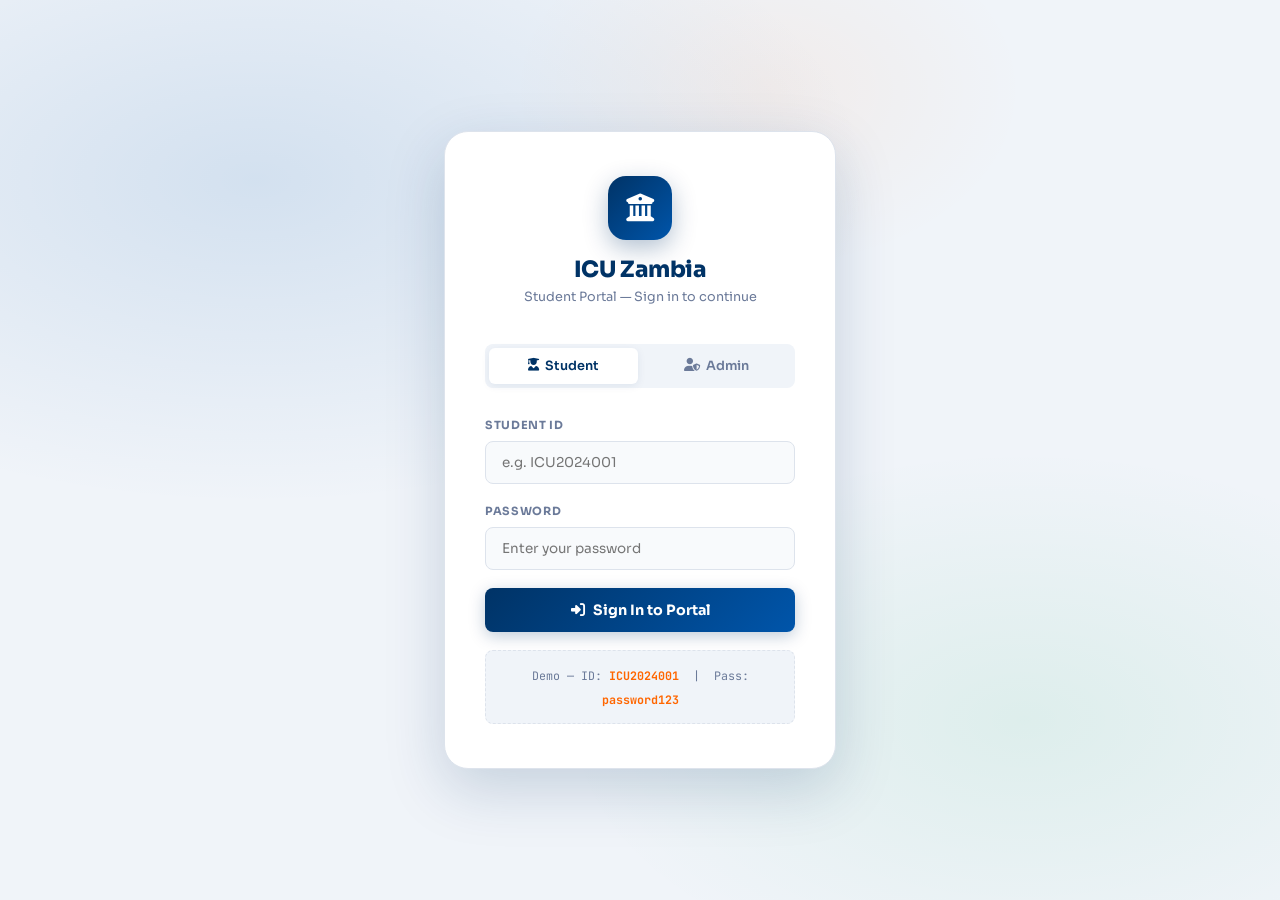
<file: student-portal.html>
<!DOCTYPE html>
<html lang="en" data-theme="light">
<head>
    <meta charset="UTF-8">
    <meta name="viewport" content="width=device-width, initial-scale=1.0">
    <title>ICU Zambia — Student Portal</title>

    <!-- Fonts -->
    <link href="https://fonts.googleapis.com/css2?family=Sora:wght@300;400;500;600;700;800&family=JetBrains+Mono:wght@400;500;700&display=swap" rel="stylesheet">
    <!-- Icons -->
    <link rel="stylesheet" href="https://cdnjs.cloudflare.com/ajax/libs/font-awesome/6.4.0/css/all.min.css">

<style>
/* ═══════════════════════════════════════════════════════════════
   RESET & VARIABLES
═══════════════════════════════════════════════════════════════ */
*, *::before, *::after { box-sizing: border-box; margin: 0; padding: 0; }

:root {
    --primary:      #003366;
    --primary-light:#0055aa;
    --secondary:    #FF6600;
    --accent:       #00A651;
    --danger:       #dc3545;
    --warning:      #ffc107;

    --bg:           #f0f4f9;
    --bg-card:      #ffffff;
    --bg-sidebar:   #001e3c;
    --bg-input:     #f8fafc;
    --border:       #dde3ec;

    --text:         #0f1923;
    --text-muted:   #6b7a99;
    --text-light:   #9ba8c0;
    --text-sidebar: rgba(255,255,255,0.85);

    --shadow-sm:    0 2px 8px rgba(0,51,102,0.08);
    --shadow-md:    0 8px 24px rgba(0,51,102,0.12);
    --shadow-lg:    0 20px 60px rgba(0,51,102,0.18);

    --radius:       14px;
    --radius-sm:    8px;
    --sidebar-w:    260px;

    --font:         'Sora', sans-serif;
    --font-mono:    'JetBrains Mono', monospace;
    --transition:   0.22s cubic-bezier(0.4,0,0.2,1);
}

[data-theme="dark"] {
    --bg:           #0a1628;
    --bg-card:      #0f2040;
    --bg-sidebar:   #050e1a;
    --bg-input:     #0d1e35;
    --border:       #1a3055;
    --text:         #e8edf5;
    --text-muted:   #7a8db0;
    --text-light:   #4a5d80;
    --shadow-sm:    0 2px 8px rgba(0,0,0,0.3);
    --shadow-md:    0 8px 24px rgba(0,0,0,0.4);
    --shadow-lg:    0 20px 60px rgba(0,0,0,0.5);
}

html, body {
    height: 100%;
    font-family: var(--font);
    background: var(--bg);
    color: var(--text);
    transition: background var(--transition), color var(--transition);
    font-size: 15px;
    line-height: 1.6;
}

/* ═══════════════════════════════════════════════════════════════
   LOGIN SCREEN
═══════════════════════════════════════════════════════════════ */
#loginScreen {
    min-height: 100vh;
    display: flex;
    align-items: center;
    justify-content: center;
    background: var(--bg);
    position: relative;
    overflow: hidden;
}

/* Geometric background */
#loginScreen::before {
    content: '';
    position: absolute;
    inset: 0;
    background:
        radial-gradient(ellipse 80% 60% at 20% 20%, rgba(0,85,170,0.12) 0%, transparent 60%),
        radial-gradient(ellipse 60% 50% at 80% 80%, rgba(0,166,81,0.08) 0%, transparent 60%),
        radial-gradient(ellipse 40% 40% at 60% 10%, rgba(255,102,0,0.06) 0%, transparent 50%);
    pointer-events: none;
}

.login-wrap {
    position: relative;
    z-index: 1;
    width: 100%;
    max-width: 440px;
    padding: 24px;
    animation: fadeUp 0.6s cubic-bezier(0.16,1,0.3,1) both;
}

.login-card {
    background: var(--bg-card);
    border-radius: 24px;
    padding: 44px 40px;
    box-shadow: var(--shadow-lg);
    border: 1px solid var(--border);
}

.login-brand {
    text-align: center;
    margin-bottom: 36px;
}

.login-brand-icon {
    width: 64px;
    height: 64px;
    background: linear-gradient(135deg, var(--primary), var(--primary-light));
    border-radius: 18px;
    display: inline-flex;
    align-items: center;
    justify-content: center;
    margin-bottom: 16px;
    box-shadow: 0 8px 24px rgba(0,51,102,0.3);
}

.login-brand-icon i { font-size: 28px; color: white; }

.login-brand h1 {
    font-size: 1.5rem;
    font-weight: 800;
    color: var(--primary);
    letter-spacing: -0.02em;
    line-height: 1.2;
}

[data-theme="dark"] .login-brand h1 { color: #5599ff; }

.login-brand p {
    font-size: 0.85rem;
    color: var(--text-muted);
    margin-top: 4px;
}

/* Tabs */
.portal-tabs {
    display: flex;
    background: var(--bg);
    border-radius: var(--radius-sm);
    padding: 4px;
    margin-bottom: 28px;
    gap: 4px;
}

.portal-tab {
    flex: 1;
    padding: 10px;
    border: none;
    background: transparent;
    border-radius: 6px;
    font-family: var(--font);
    font-size: 0.85rem;
    font-weight: 600;
    color: var(--text-muted);
    cursor: pointer;
    transition: all var(--transition);
    display: flex;
    align-items: center;
    justify-content: center;
    gap: 6px;
}

.portal-tab.active {
    background: var(--bg-card);
    color: var(--primary);
    box-shadow: var(--shadow-sm);
}

[data-theme="dark"] .portal-tab.active { color: #5599ff; }

/* Form */
.portal-form { display: none; }
.portal-form.active { display: block; animation: fadeIn 0.25s ease; }

.field-label {
    display: block;
    font-size: 0.75rem;
    font-weight: 700;
    letter-spacing: 0.06em;
    text-transform: uppercase;
    color: var(--text-muted);
    margin-bottom: 7px;
}

.field-input {
    width: 100%;
    padding: 12px 16px;
    background: var(--bg-input);
    border: 1.5px solid var(--border);
    border-radius: var(--radius-sm);
    font-family: var(--font);
    font-size: 0.9rem;
    color: var(--text);
    transition: border-color var(--transition), box-shadow var(--transition);
    outline: none;
}

.field-input:focus {
    border-color: var(--primary-light);
    box-shadow: 0 0 0 3px rgba(0,85,170,0.12);
}

.field-wrap { margin-bottom: 18px; }

.btn-login {
    width: 100%;
    padding: 13px;
    background: linear-gradient(135deg, var(--primary), var(--primary-light));
    color: white;
    border: none;
    border-radius: var(--radius-sm);
    font-family: var(--font);
    font-size: 0.95rem;
    font-weight: 700;
    cursor: pointer;
    transition: all var(--transition);
    display: flex;
    align-items: center;
    justify-content: center;
    gap: 8px;
    box-shadow: 0 4px 16px rgba(0,51,102,0.25);
    margin-top: 4px;
}

.btn-login:hover {
    transform: translateY(-1px);
    box-shadow: 0 8px 24px rgba(0,51,102,0.35);
}

.btn-login.admin-btn {
    background: linear-gradient(135deg, #1a1a2e, #16213e);
}

.login-error {
    background: #fef0f0;
    border: 1px solid #ffd0d0;
    border-radius: var(--radius-sm);
    color: var(--danger);
    font-size: 0.82rem;
    padding: 10px 14px;
    margin-bottom: 16px;
    display: none;
    font-weight: 500;
}

[data-theme="dark"] .login-error { background: rgba(220,53,69,0.1); border-color: rgba(220,53,69,0.3); }

.demo-hint {
    text-align: center;
    margin-top: 18px;
    padding: 12px;
    background: var(--bg);
    border-radius: var(--radius-sm);
    border: 1px dashed var(--border);
}

.demo-hint small {
    font-size: 0.78rem;
    color: var(--text-muted);
    font-family: var(--font-mono);
}

.demo-hint strong { color: var(--secondary); }

/* Theme toggle on login */
.login-theme-btn {
    position: fixed;
    top: 20px;
    right: 20px;
    width: 40px;
    height: 40px;
    border-radius: 50%;
    border: 1.5px solid var(--border);
    background: var(--bg-card);
    color: var(--text-muted);
    cursor: pointer;
    display: flex;
    align-items: center;
    justify-content: center;
    font-size: 16px;
    transition: all var(--transition);
    box-shadow: var(--shadow-sm);
}

.login-theme-btn:hover { color: var(--primary); border-color: var(--primary); }

/* ═══════════════════════════════════════════════════════════════
   DASHBOARD LAYOUT
═══════════════════════════════════════════════════════════════ */
#dashboard {
    display: none;
    height: 100vh;
    overflow: hidden;
}

#dashboard.active { display: flex; }

/* SIDEBAR */
.sidebar {
    width: var(--sidebar-w);
    flex-shrink: 0;
    background: var(--bg-sidebar);
    display: flex;
    flex-direction: column;
    overflow: hidden;
    position: relative;
    transition: width var(--transition);
}

/* Sidebar gradient accent */
.sidebar::before {
    content: '';
    position: absolute;
    top: 0; right: 0;
    width: 1px;
    height: 100%;
    background: linear-gradient(180deg, transparent, rgba(0,85,170,0.4), transparent);
}

.sidebar-brand {
    padding: 24px 20px 20px;
    display: flex;
    align-items: center;
    gap: 12px;
    border-bottom: 1px solid rgba(255,255,255,0.06);
}

.sidebar-brand-icon {
    width: 38px;
    height: 38px;
    background: linear-gradient(135deg, var(--secondary), #ff8533);
    border-radius: 10px;
    display: flex;
    align-items: center;
    justify-content: center;
    flex-shrink: 0;
}

.sidebar-brand-icon i { color: white; font-size: 16px; }

.sidebar-brand-text { line-height: 1.2; }
.sidebar-brand-text strong {
    font-size: 0.95rem;
    font-weight: 800;
    color: #fff;
    letter-spacing: -0.01em;
}
.sidebar-brand-text span {
    font-size: 0.7rem;
    color: rgba(255,255,255,0.4);
    display: block;
    font-family: var(--font-mono);
    letter-spacing: 0.04em;
}

/* User card in sidebar */
.sidebar-user {
    padding: 20px;
    border-bottom: 1px solid rgba(255,255,255,0.06);
}

.user-avatar {
    width: 48px;
    height: 48px;
    border-radius: 14px;
    background: linear-gradient(135deg, var(--primary-light), var(--accent));
    display: flex;
    align-items: center;
    justify-content: center;
    font-size: 1.1rem;
    font-weight: 800;
    color: white;
    margin-bottom: 10px;
    font-family: var(--font-mono);
}

.user-name {
    font-size: 0.88rem;
    font-weight: 700;
    color: #fff;
    white-space: nowrap;
    overflow: hidden;
    text-overflow: ellipsis;
}

.user-meta {
    font-size: 0.72rem;
    color: rgba(255,255,255,0.45);
    font-family: var(--font-mono);
    margin-top: 2px;
}

.user-status {
    display: inline-flex;
    align-items: center;
    gap: 5px;
    font-size: 0.7rem;
    font-weight: 600;
    color: var(--accent);
    margin-top: 6px;
}

.user-status-dot {
    width: 6px;
    height: 6px;
    border-radius: 50%;
    background: var(--accent);
    animation: pulse 2s infinite;
}

/* Nav */
.sidebar-nav {
    flex: 1;
    padding: 12px 12px;
    overflow-y: auto;
}

.sidebar-nav::-webkit-scrollbar { width: 3px; }
.sidebar-nav::-webkit-scrollbar-track { background: transparent; }
.sidebar-nav::-webkit-scrollbar-thumb { background: rgba(255,255,255,0.1); border-radius: 2px; }

.nav-section-label {
    font-size: 0.62rem;
    font-weight: 700;
    letter-spacing: 0.1em;
    text-transform: uppercase;
    color: rgba(255,255,255,0.25);
    padding: 12px 12px 6px;
}

.nav-link {
    display: flex;
    align-items: center;
    gap: 10px;
    padding: 10px 12px;
    border-radius: 10px;
    color: var(--text-sidebar);
    text-decoration: none;
    font-size: 0.875rem;
    font-weight: 500;
    transition: all var(--transition);
    margin-bottom: 2px;
    position: relative;
    cursor: pointer;
    border: none;
    background: transparent;
    width: 100%;
    text-align: left;
}

.nav-link i {
    width: 18px;
    text-align: center;
    font-size: 0.85rem;
    opacity: 0.7;
    transition: opacity var(--transition);
    flex-shrink: 0;
}

.nav-link:hover {
    background: rgba(255,255,255,0.07);
    color: white;
}

.nav-link:hover i { opacity: 1; }

.nav-link.active {
    background: rgba(255,255,255,0.1);
    color: white;
    font-weight: 600;
}

.nav-link.active::before {
    content: '';
    position: absolute;
    left: 0; top: 50%;
    transform: translateY(-50%);
    width: 3px;
    height: 20px;
    background: var(--secondary);
    border-radius: 0 2px 2px 0;
}

.nav-link.active i { opacity: 1; color: var(--secondary); }

.nav-badge {
    margin-left: auto;
    background: var(--secondary);
    color: white;
    font-size: 0.65rem;
    font-weight: 700;
    padding: 1px 6px;
    border-radius: 20px;
    font-family: var(--font-mono);
}

/* Sidebar footer */
.sidebar-footer {
    padding: 16px 12px;
    border-top: 1px solid rgba(255,255,255,0.06);
}

.btn-logout {
    display: flex;
    align-items: center;
    gap: 10px;
    width: 100%;
    padding: 10px 12px;
    border: none;
    background: rgba(220,53,69,0.1);
    border: 1px solid rgba(220,53,69,0.2);
    border-radius: 10px;
    color: #ff6b7a;
    font-family: var(--font);
    font-size: 0.875rem;
    font-weight: 600;
    cursor: pointer;
    transition: all var(--transition);
}

.btn-logout:hover { background: rgba(220,53,69,0.2); }
.btn-logout i { font-size: 0.85rem; }

/* ── MAIN CONTENT ─────────────────────────────────────────── */
.main-content {
    flex: 1;
    display: flex;
    flex-direction: column;
    overflow: hidden;
    background: var(--bg);
}

/* Top bar */
.topbar {
    height: 64px;
    background: var(--bg-card);
    border-bottom: 1px solid var(--border);
    display: flex;
    align-items: center;
    padding: 0 28px;
    gap: 16px;
    flex-shrink: 0;
}

.topbar-title {
    font-size: 1.15rem;
    font-weight: 800;
    letter-spacing: -0.02em;
    color: var(--text);
}

.topbar-sub {
    font-size: 0.78rem;
    color: var(--text-muted);
    margin-top: 1px;
}

.topbar-right {
    margin-left: auto;
    display: flex;
    align-items: center;
    gap: 10px;
}

.topbar-btn {
    width: 36px;
    height: 36px;
    border-radius: 10px;
    border: 1.5px solid var(--border);
    background: transparent;
    color: var(--text-muted);
    cursor: pointer;
    display: flex;
    align-items: center;
    justify-content: center;
    font-size: 15px;
    transition: all var(--transition);
}

.topbar-btn:hover { background: var(--bg); color: var(--primary); border-color: var(--primary); }

/* Panel area */
.panel-area {
    flex: 1;
    overflow-y: auto;
    padding: 28px;
}

.panel-area::-webkit-scrollbar { width: 5px; }
.panel-area::-webkit-scrollbar-track { background: transparent; }
.panel-area::-webkit-scrollbar-thumb { background: var(--border); border-radius: 4px; }

/* Individual panels */
.panel { display: none; animation: fadeIn 0.25s ease; }
.panel.active { display: block; }

/* ═══════════════════════════════════════════════════════════════
   CARDS & COMPONENTS
═══════════════════════════════════════════════════════════════ */
.card {
    background: var(--bg-card);
    border-radius: var(--radius);
    border: 1px solid var(--border);
    padding: 24px;
    box-shadow: var(--shadow-sm);
}

.card-title {
    font-size: 0.88rem;
    font-weight: 700;
    letter-spacing: -0.01em;
    color: var(--text);
    margin-bottom: 18px;
    display: flex;
    align-items: center;
    gap: 8px;
}

/* Stat cards grid */
.stats-grid {
    display: grid;
    grid-template-columns: repeat(4, 1fr);
    gap: 16px;
    margin-bottom: 20px;
}

@media (max-width: 900px) { .stats-grid { grid-template-columns: repeat(2, 1fr); } }

.stat-card {
    background: var(--bg-card);
    border-radius: var(--radius);
    border: 1px solid var(--border);
    padding: 20px;
    display: flex;
    align-items: center;
    gap: 16px;
    box-shadow: var(--shadow-sm);
    transition: transform var(--transition), box-shadow var(--transition);
}

.stat-card:hover { transform: translateY(-2px); box-shadow: var(--shadow-md); }

.stat-icon {
    width: 48px;
    height: 48px;
    border-radius: 14px;
    display: flex;
    align-items: center;
    justify-content: center;
    font-size: 20px;
    flex-shrink: 0;
}

.stat-icon.blue   { background: rgba(0,85,170,0.1); color: var(--primary-light); }
.stat-icon.orange { background: rgba(255,102,0,0.1); color: var(--secondary); }
.stat-icon.green  { background: rgba(0,166,81,0.1); color: var(--accent); }
.stat-icon.purple { background: rgba(102,0,204,0.1); color: #6600cc; }

.stat-value {
    font-size: 1.75rem;
    font-weight: 800;
    letter-spacing: -0.03em;
    font-family: var(--font-mono);
    color: var(--text);
    line-height: 1;
}

.stat-label {
    font-size: 0.75rem;
    color: var(--text-muted);
    margin-top: 3px;
    font-weight: 500;
}

/* Two-column layout */
.two-col { display: grid; grid-template-columns: 1fr 340px; gap: 16px; }
@media (max-width: 1100px) { .two-col { grid-template-columns: 1fr; } }

/* Deadlines */
.deadline-list { display: flex; flex-direction: column; gap: 12px; }

.deadline-item {
    display: flex;
    align-items: center;
    justify-content: space-between;
    padding: 12px 0;
    border-bottom: 1px solid var(--border);
}

.deadline-item:last-child { border-bottom: none; padding-bottom: 0; }

.deadline-name { font-size: 0.875rem; font-weight: 600; color: var(--text); }
.deadline-sub { font-size: 0.75rem; color: var(--text-muted); margin-top: 2px; }

.dl-badge {
    padding: 4px 12px;
    border-radius: 20px;
    font-size: 0.72rem;
    font-weight: 700;
    font-family: var(--font-mono);
    white-space: nowrap;
}

.dl-badge.urgent  { background: rgba(220,53,69,0.1); color: var(--danger); }
.dl-badge.warning { background: rgba(255,102,0,0.1); color: var(--secondary); }
.dl-badge.ok      { background: rgba(0,166,81,0.1);  color: var(--accent); }

/* Progress card */
.progress-card {
    background: var(--bg-card);
    border-radius: var(--radius);
    border: 1px solid var(--border);
    padding: 24px;
    box-shadow: var(--shadow-sm);
    height: 100%;
}

.progress-row { margin-bottom: 16px; }
.progress-row:last-of-type { margin-bottom: 0; }

.progress-meta {
    display: flex;
    justify-content: space-between;
    font-size: 0.78rem;
    color: var(--text-muted);
    margin-bottom: 7px;
    font-weight: 500;
}

.progress-meta span:last-child { color: var(--text); font-weight: 700; font-family: var(--font-mono); }

.progress-track {
    height: 7px;
    background: var(--bg);
    border-radius: 10px;
    overflow: hidden;
}

.progress-fill {
    height: 100%;
    border-radius: 10px;
    transition: width 1.2s cubic-bezier(0.16,1,0.3,1);
}

.fill-primary   { background: linear-gradient(90deg, var(--primary), var(--primary-light)); }
.fill-orange    { background: linear-gradient(90deg, var(--secondary), #ff8533); }
.fill-green     { background: linear-gradient(90deg, var(--accent), #00cc66); }

.progress-footer {
    margin-top: 20px;
    padding-top: 16px;
    border-top: 1px solid var(--border);
    font-size: 0.78rem;
    color: var(--text-muted);
    font-family: var(--font-mono);
}

/* ═══════════════════════════════════════════════════════════════
   TABLES
═══════════════════════════════════════════════════════════════ */
.table-wrap { overflow-x: auto; border-radius: var(--radius); border: 1px solid var(--border); }

.data-table {
    width: 100%;
    border-collapse: collapse;
    background: var(--bg-card);
}

.data-table th {
    background: var(--bg);
    padding: 11px 16px;
    text-align: left;
    font-size: 0.72rem;
    font-weight: 700;
    letter-spacing: 0.06em;
    text-transform: uppercase;
    color: var(--text-muted);
    white-space: nowrap;
    border-bottom: 1px solid var(--border);
}

.data-table td {
    padding: 13px 16px;
    font-size: 0.875rem;
    color: var(--text);
    border-bottom: 1px solid var(--border);
    vertical-align: middle;
}

.data-table tr:last-child td { border-bottom: none; }
.data-table tbody tr { transition: background var(--transition); }
.data-table tbody tr:hover { background: var(--bg); }

/* Status badges */
.badge {
    display: inline-block;
    padding: 3px 10px;
    border-radius: 20px;
    font-size: 0.72rem;
    font-weight: 700;
    letter-spacing: 0.02em;
}

.badge-active    { background: rgba(0,166,81,0.12); color: var(--accent); }
.badge-pending   { background: rgba(255,193,7,0.15); color: #b38600; }
.badge-suspended { background: rgba(220,53,69,0.12); color: var(--danger); }

.grade-badge {
    display: inline-flex;
    align-items: center;
    justify-content: center;
    width: 36px;
    height: 36px;
    border-radius: 10px;
    font-size: 0.8rem;
    font-weight: 800;
    font-family: var(--font-mono);
}

.grade-a  { background: rgba(0,166,81,0.12); color: var(--accent); }
.grade-b  { background: rgba(0,85,170,0.12); color: var(--primary-light); }
.grade-c  { background: rgba(255,102,0,0.12); color: var(--secondary); }

/* GPA summary */
.gpa-summary {
    display: grid;
    grid-template-columns: repeat(3, 1fr);
    gap: 1px;
    background: var(--border);
    border-radius: var(--radius-sm);
    overflow: hidden;
    margin-top: 20px;
}

.gpa-stat {
    background: var(--bg-card);
    padding: 20px;
    text-align: center;
}

.gpa-val {
    font-size: 1.5rem;
    font-weight: 800;
    font-family: var(--font-mono);
    color: var(--primary);
    letter-spacing: -0.02em;
}

[data-theme="dark"] .gpa-val { color: #5599ff; }

.gpa-lbl { font-size: 0.73rem; color: var(--text-muted); font-weight: 600; margin-top: 3px; }

/* ═══════════════════════════════════════════════════════════════
   SCHEDULE GRID
═══════════════════════════════════════════════════════════════ */
.schedule-grid {
    display: grid;
    grid-template-columns: 110px repeat(5, 1fr);
    gap: 3px;
    min-width: 700px;
}

.schedule-head {
    padding: 10px 8px;
    background: var(--bg-card);
    border-radius: var(--radius-sm);
    text-align: center;
    font-size: 0.72rem;
    font-weight: 700;
    letter-spacing: 0.05em;
    text-transform: uppercase;
    color: var(--text-muted);
    border: 1px solid var(--border);
}

.schedule-time {
    padding: 10px 12px;
    background: var(--bg);
    border-radius: var(--radius-sm);
    font-size: 0.72rem;
    font-family: var(--font-mono);
    color: var(--text-muted);
    display: flex;
    align-items: center;
    border: 1px solid var(--border);
}

.schedule-cell {
    background: var(--bg-card);
    border-radius: var(--radius-sm);
    border: 1px solid var(--border);
    min-height: 70px;
    position: relative;
    overflow: hidden;
}

.class-block {
    position: absolute;
    inset: 4px;
    border-radius: 8px;
    padding: 8px 10px;
    font-size: 0.75rem;
    font-weight: 700;
    cursor: pointer;
    transition: transform var(--transition);
}

.class-block:hover { transform: scale(1.02); }

.class-block.blue   { background: rgba(0,51,102,0.1); color: var(--primary); border: 1px solid rgba(0,51,102,0.15); }
.class-block.orange { background: rgba(255,102,0,0.1); color: var(--secondary); border: 1px solid rgba(255,102,0,0.15); }
.class-block.green  { background: rgba(0,166,81,0.1); color: var(--accent); border: 1px solid rgba(0,166,81,0.15); }

.class-block small { display: block; font-weight: 500; opacity: 0.8; margin-top: 2px; font-size: 0.68rem; }

/* ═══════════════════════════════════════════════════════════════
   COURSE REGISTRATION
═══════════════════════════════════════════════════════════════ */
.reg-toolbar {
    display: flex;
    align-items: center;
    justify-content: space-between;
    flex-wrap: wrap;
    gap: 12px;
    margin-bottom: 20px;
}

.reg-summary-text {
    font-size: 0.82rem;
    color: var(--text-muted);
    font-family: var(--font-mono);
    background: var(--bg);
    padding: 6px 14px;
    border-radius: 20px;
    border: 1px solid var(--border);
}

.btn-register {
    padding: 9px 20px;
    background: linear-gradient(135deg, var(--accent), #00cc66);
    color: white;
    border: none;
    border-radius: var(--radius-sm);
    font-family: var(--font);
    font-size: 0.85rem;
    font-weight: 700;
    cursor: pointer;
    transition: all var(--transition);
    display: flex;
    align-items: center;
    gap: 6px;
    box-shadow: 0 4px 12px rgba(0,166,81,0.25);
}

.btn-register:hover { transform: translateY(-1px); box-shadow: 0 6px 18px rgba(0,166,81,0.35); }

.course-grid {
    display: grid;
    grid-template-columns: repeat(auto-fill, minmax(280px, 1fr));
    gap: 14px;
}

.course-card {
    background: var(--bg-card);
    border: 1.5px solid var(--border);
    border-radius: var(--radius);
    padding: 18px;
    cursor: pointer;
    transition: all var(--transition);
    position: relative;
    overflow: hidden;
}

.course-card::before {
    content: '';
    position: absolute;
    top: 0; left: 0; right: 0;
    height: 3px;
    background: var(--border);
    transition: background var(--transition);
}

.course-card:hover { border-color: var(--primary-light); box-shadow: var(--shadow-md); }
.course-card:hover::before { background: var(--primary-light); }

.course-card.registered {
    border-color: rgba(0,166,81,0.3);
    background: rgba(0,166,81,0.03);
}

.course-card.registered::before { background: var(--accent); }

.course-card.selected {
    border-color: rgba(255,102,0,0.4);
    background: rgba(255,102,0,0.03);
}

.course-card.selected::before { background: var(--secondary); }

.course-card-top {
    display: flex;
    justify-content: space-between;
    align-items: flex-start;
    margin-bottom: 10px;
}

.course-code {
    background: var(--primary);
    color: white;
    padding: 3px 10px;
    border-radius: 6px;
    font-size: 0.72rem;
    font-weight: 700;
    font-family: var(--font-mono);
}

.course-status-tag {
    font-size: 0.68rem;
    font-weight: 700;
    padding: 3px 9px;
    border-radius: 20px;
}

.tag-registered { background: rgba(0,166,81,0.1); color: var(--accent); }
.tag-selected   { background: rgba(255,102,0,0.1); color: var(--secondary); }
.tag-available  { background: rgba(0,166,81,0.08); color: var(--accent); }
.tag-limited    { background: rgba(255,193,7,0.15); color: #b38600; }

.course-name {
    font-size: 0.88rem;
    font-weight: 700;
    color: var(--text);
    margin-bottom: 6px;
    line-height: 1.3;
}

.course-meta {
    font-size: 0.75rem;
    color: var(--text-muted);
    display: flex;
    align-items: center;
    gap: 5px;
    margin-bottom: 4px;
}

.course-meta i { font-size: 0.7rem; color: var(--secondary); }

/* ═══════════════════════════════════════════════════════════════
   NOTIFICATIONS
═══════════════════════════════════════════════════════════════ */
.notif-list { display: flex; flex-direction: column; gap: 10px; }

.notif-item {
    background: var(--bg-card);
    border: 1px solid var(--border);
    border-radius: var(--radius);
    padding: 16px 18px;
    display: flex;
    gap: 14px;
    align-items: flex-start;
    transition: all var(--transition);
}

.notif-item:hover { border-color: var(--primary-light); box-shadow: var(--shadow-sm); }

.notif-icon {
    width: 40px;
    height: 40px;
    border-radius: 12px;
    display: flex;
    align-items: center;
    justify-content: center;
    font-size: 16px;
    flex-shrink: 0;
    color: white;
}

.notif-icon.orange { background: linear-gradient(135deg, var(--secondary), #ff8533); }
.notif-icon.blue   { background: linear-gradient(135deg, var(--primary), var(--primary-light)); }
.notif-icon.green  { background: linear-gradient(135deg, var(--accent), #00cc66); }
.notif-icon.purple { background: linear-gradient(135deg, #6600cc, #9933ff); }

.notif-title { font-size: 0.875rem; font-weight: 700; color: var(--text); margin-bottom: 4px; }
.notif-body  { font-size: 0.8rem; color: var(--text-muted); line-height: 1.5; }
.notif-time  { font-size: 0.72rem; color: var(--text-light); margin-top: 6px; font-family: var(--font-mono); }

/* ═══════════════════════════════════════════════════════════════
   PROFILE
═══════════════════════════════════════════════════════════════ */
.profile-layout { display: grid; grid-template-columns: 280px 1fr; gap: 20px; }
@media (max-width: 860px) { .profile-layout { grid-template-columns: 1fr; } }

.profile-avatar-card {
    background: var(--bg-card);
    border: 1px solid var(--border);
    border-radius: var(--radius);
    padding: 32px 24px;
    text-align: center;
    box-shadow: var(--shadow-sm);
}

.profile-avatar {
    width: 80px;
    height: 80px;
    border-radius: 22px;
    background: linear-gradient(135deg, var(--primary), var(--primary-light));
    color: white;
    font-size: 1.8rem;
    font-weight: 800;
    font-family: var(--font-mono);
    display: flex;
    align-items: center;
    justify-content: center;
    margin: 0 auto 16px;
    box-shadow: 0 8px 24px rgba(0,51,102,0.3);
}

.profile-name { font-size: 1.1rem; font-weight: 800; color: var(--text); }
.profile-id   { font-size: 0.78rem; color: var(--text-muted); font-family: var(--font-mono); margin-top: 4px; }

.profile-badge {
    display: inline-block;
    margin-top: 12px;
    padding: 4px 14px;
    background: rgba(0,166,81,0.1);
    color: var(--accent);
    border-radius: 20px;
    font-size: 0.72rem;
    font-weight: 700;
}

.profile-stats {
    display: grid;
    grid-template-columns: 1fr 1fr;
    gap: 1px;
    background: var(--border);
    border-radius: var(--radius-sm);
    overflow: hidden;
    margin-top: 20px;
}

.profile-stat {
    background: var(--bg-card);
    padding: 14px;
    text-align: center;
}

.profile-stat-val { font-size: 1.1rem; font-weight: 800; color: var(--text); font-family: var(--font-mono); }
.profile-stat-lbl { font-size: 0.68rem; color: var(--text-muted); margin-top: 2px; }

.profile-info-card {
    background: var(--bg-card);
    border: 1px solid var(--border);
    border-radius: var(--radius);
    padding: 28px;
    box-shadow: var(--shadow-sm);
}

.info-grid { display: grid; grid-template-columns: 1fr 1fr; gap: 20px; }
@media (max-width: 600px) { .info-grid { grid-template-columns: 1fr; } }

.info-field-label {
    font-size: 0.68rem;
    font-weight: 700;
    letter-spacing: 0.08em;
    text-transform: uppercase;
    color: var(--text-muted);
    margin-bottom: 5px;
}

.info-field-value {
    font-size: 0.9rem;
    font-weight: 600;
    color: var(--text);
    padding: 10px 14px;
    background: var(--bg);
    border-radius: var(--radius-sm);
    border: 1px solid var(--border);
}

.btn-edit-profile {
    padding: 10px 22px;
    background: var(--primary);
    color: white;
    border: none;
    border-radius: var(--radius-sm);
    font-family: var(--font);
    font-size: 0.875rem;
    font-weight: 700;
    cursor: pointer;
    transition: all var(--transition);
    display: inline-flex;
    align-items: center;
    gap: 7px;
    margin-top: 4px;
    box-shadow: 0 4px 12px rgba(0,51,102,0.2);
}

.btn-edit-profile:hover { background: var(--primary-light); transform: translateY(-1px); }

/* ═══════════════════════════════════════════════════════════════
   TOAST NOTIFICATIONS
═══════════════════════════════════════════════════════════════ */
.toast-container {
    position: fixed;
    top: 20px;
    right: 20px;
    z-index: 99999;
    display: flex;
    flex-direction: column;
    gap: 8px;
}

.toast {
    display: flex;
    align-items: center;
    gap: 10px;
    padding: 13px 18px;
    border-radius: 12px;
    color: white;
    font-size: 0.875rem;
    font-weight: 600;
    box-shadow: 0 8px 24px rgba(0,0,0,0.25);
    animation: toastIn 0.35s cubic-bezier(0.16,1,0.3,1) both;
    max-width: 360px;
    pointer-events: auto;
}

.toast.success { background: linear-gradient(135deg, #009944, var(--accent)); }
.toast.warning { background: linear-gradient(135deg, #cc4400, var(--secondary)); }
.toast.error   { background: linear-gradient(135deg, #aa1122, var(--danger)); }
.toast.info    { background: linear-gradient(135deg, var(--primary), var(--primary-light)); }

.toast.hide { animation: toastOut 0.3s ease forwards; }

/* ═══════════════════════════════════════════════════════════════
   KEYFRAMES & UTILITIES
═══════════════════════════════════════════════════════════════ */
@keyframes fadeUp {
    from { opacity:0; transform:translateY(24px); }
    to   { opacity:1; transform:translateY(0); }
}

@keyframes fadeIn {
    from { opacity:0; }
    to   { opacity:1; }
}

@keyframes pulse {
    0%,100% { opacity:1; }
    50%      { opacity:0.4; }
}

@keyframes toastIn {
    from { opacity:0; transform:translateX(100%); }
    to   { opacity:1; transform:translateX(0); }
}

@keyframes toastOut {
    from { opacity:1; transform:translateX(0); }
    to   { opacity:0; transform:translateX(100%); }
}

.section-heading {
    font-size: 1rem;
    font-weight: 800;
    letter-spacing: -0.02em;
    color: var(--text);
    margin-bottom: 20px;
    display: flex;
    align-items: center;
    gap: 8px;
}

.section-heading::after {
    content: '';
    flex: 1;
    height: 1px;
    background: var(--border);
}

.me-1 { margin-right: 5px; }

/* Responsive */
@media (max-width: 768px) {
    :root { --sidebar-w: 220px; }
    .panel-area { padding: 16px; }
    .topbar { padding: 0 16px; }
}
</style>
</head>
<body>

<!-- ── THEME TOGGLE (login page) ─────────────────────────────── -->
<button class="login-theme-btn" id="themeToggle" onclick="toggleTheme()" title="Toggle theme">
    <i class="fas fa-moon" id="themeIcon"></i>
</button>

<!-- ═══════════════════════════════════════════════════════════
     LOGIN SCREEN
═══════════════════════════════════════════════════════════════ -->
<div id="loginScreen">
    <div class="login-wrap">
        <div class="login-card">
            <!-- Brand -->
            <div class="login-brand">
                <div class="login-brand-icon">
                    <i class="fas fa-university"></i>
                </div>
                <h1>ICU Zambia</h1>
                <p>Student Portal — Sign in to continue</p>
            </div>

            <!-- Tabs -->
            <div class="portal-tabs">
                <button class="portal-tab active" data-tab="student" onclick="switchTab('student')">
                    <i class="fas fa-user-graduate"></i> Student
                </button>
                <button class="portal-tab" data-tab="admin" onclick="switchTab('admin')">
                    <i class="fas fa-user-shield"></i> Admin
                </button>
            </div>

            <!-- Student Form -->
            <div id="form-student" class="portal-form active">
                <form onsubmit="loginStudent(event)">
                    <div class="field-wrap">
                        <label class="field-label">Student ID</label>
                        <input type="text" id="studentId" class="field-input" placeholder="e.g. ICU2024001" autocomplete="username" required>
                    </div>
                    <div class="field-wrap">
                        <label class="field-label">Password</label>
                        <input type="password" id="studentPass" class="field-input" placeholder="Enter your password" autocomplete="current-password" required>
                    </div>
                    <div id="studentError" class="login-error"></div>
                    <button type="submit" class="btn-login">
                        <i class="fas fa-sign-in-alt"></i> Sign In to Portal
                    </button>
                </form>
                <div class="demo-hint">
                    <small>Demo — ID: <strong>ICU2024001</strong> &nbsp;|&nbsp; Pass: <strong>password123</strong></small>
                </div>
            </div>

            <!-- Admin Form -->
            <div id="form-admin" class="portal-form">
                <form onsubmit="loginAdmin(event)">
                    <div class="field-wrap">
                        <label class="field-label">Admin Username</label>
                        <input type="text" id="adminUser" class="field-input" placeholder="Enter username" autocomplete="username" required>
                    </div>
                    <div class="field-wrap">
                        <label class="field-label">Password</label>
                        <input type="password" id="adminPass" class="field-input" placeholder="Enter password" autocomplete="current-password" required>
                    </div>
                    <div id="adminError" class="login-error"></div>
                    <button type="submit" class="btn-login admin-btn">
                        <i class="fas fa-shield-alt"></i> Admin Sign In
                    </button>
                </form>
                <div class="demo-hint">
                    <small>Demo — User: <strong>admin</strong> &nbsp;|&nbsp; Pass: <strong>admin2024</strong></small>
                </div>
            </div>
        </div>
    </div>
</div>

<!-- ═══════════════════════════════════════════════════════════
     DASHBOARD
═══════════════════════════════════════════════════════════════ -->
<div id="dashboard">

    <!-- Sidebar -->
    <aside class="sidebar">
        <div class="sidebar-brand">
            <div class="sidebar-brand-icon"><i class="fas fa-university"></i></div>
            <div class="sidebar-brand-text">
                <strong>ICU Portal</strong>
                <span>STUDENT SYSTEM</span>
            </div>
        </div>

        <div class="sidebar-user">
            <div class="user-avatar" id="sidebarAvatar">MS</div>
            <div class="user-name" id="sidebarName">Student Name</div>
            <div class="user-meta" id="sidebarId">ICU2024001</div>
            <div class="user-status">
                <span class="user-status-dot"></span> Active
            </div>
        </div>

        <nav class="sidebar-nav">
            <div class="nav-section-label">Main</div>
            <button class="nav-link active" data-panel="home" onclick="switchPanel('home', this)">
                <i class="fas fa-home"></i> Dashboard
            </button>
            <button class="nav-link" data-panel="courses" onclick="switchPanel('courses', this)">
                <i class="fas fa-book-open"></i> My Courses
            </button>
            <button class="nav-link" data-panel="register" onclick="switchPanel('register', this)">
                <i class="fas fa-plus-circle"></i> Registration
            </button>
            <button class="nav-link" data-panel="schedule" onclick="switchPanel('schedule', this)">
                <i class="fas fa-calendar-alt"></i> Schedule
            </button>
            <div class="nav-section-label">Academic</div>
            <button class="nav-link" data-panel="grades" onclick="switchPanel('grades', this)">
                <i class="fas fa-chart-bar"></i> Grades
            </button>
            <button class="nav-link" data-panel="notifications" onclick="switchPanel('notifications', this)">
                <i class="fas fa-bell"></i> Notifications
                <span class="nav-badge">5</span>
            </button>
            <button class="nav-link" data-panel="profile" onclick="switchPanel('profile', this)">
                <i class="fas fa-user-circle"></i> Profile
            </button>
        </nav>

        <div class="sidebar-footer">
            <button class="btn-logout" onclick="logout()">
                <i class="fas fa-sign-out-alt"></i> Sign Out
            </button>
        </div>
    </aside>

    <!-- Main content -->
    <div class="main-content">
        <!-- Top bar -->
        <header class="topbar">
            <div>
                <div class="topbar-title" id="panelTitle">Dashboard</div>
                <div class="topbar-sub" id="panelSub">Overview of your academic profile</div>
            </div>
            <div class="topbar-right">
                <button class="topbar-btn" onclick="toggleTheme()" title="Toggle theme">
                    <i class="fas fa-moon" id="dashThemeIcon"></i>
                </button>
                <button class="topbar-btn" onclick="switchPanel('notifications', document.querySelector('[data-panel=notifications]'))" title="Notifications">
                    <i class="fas fa-bell"></i>
                </button>
            </div>
        </header>

        <!-- Panels -->
        <div class="panel-area">

            <!-- ══ HOME ══════════════════════════════════════════ -->
            <div id="panel-home" class="panel active">
                <div class="stats-grid">
                    <div class="stat-card">
                        <div class="stat-icon blue"><i class="fas fa-book-open"></i></div>
                        <div>
                            <div class="stat-value" id="statCourses">6</div>
                            <div class="stat-label">Enrolled Courses</div>
                        </div>
                    </div>
                    <div class="stat-card">
                        <div class="stat-icon orange"><i class="fas fa-star"></i></div>
                        <div>
                            <div class="stat-value" id="statGpa">3.8</div>
                            <div class="stat-label">Current GPA</div>
                        </div>
                    </div>
                    <div class="stat-card">
                        <div class="stat-icon green"><i class="fas fa-graduation-cap"></i></div>
                        <div>
                            <div class="stat-value" id="statCredits">72</div>
                            <div class="stat-label">Credits Earned</div>
                        </div>
                    </div>
                    <div class="stat-card">
                        <div class="stat-icon purple"><i class="fas fa-bell"></i></div>
                        <div>
                            <div class="stat-value">5</div>
                            <div class="stat-label">Notifications</div>
                        </div>
                    </div>
                </div>

                <div class="two-col">
                    <div class="card">
                        <div class="card-title"><i class="fas fa-calendar-check" style="color:var(--secondary)"></i> Upcoming Deadlines</div>
                        <div class="deadline-list">
                            <div class="deadline-item">
                                <div>
                                    <div class="deadline-name">CS301 Assignment</div>
                                    <div class="deadline-sub">Data Structures Project</div>
                                </div>
                                <span class="dl-badge urgent">3 days</span>
                            </div>
                            <div class="deadline-item">
                                <div>
                                    <div class="deadline-name">IT301 Lab Report</div>
                                    <div class="deadline-sub">Network Configuration Report</div>
                                </div>
                                <span class="dl-badge warning">1 week</span>
                            </div>
                            <div class="deadline-item">
                                <div>
                                    <div class="deadline-name">Semester Fees</div>
                                    <div class="deadline-sub">Semester 2 payment deadline</div>
                                </div>
                                <span class="dl-badge ok">Dec 1</span>
                            </div>
                        </div>
                    </div>

                    <div class="progress-card">
                        <div class="card-title"><i class="fas fa-chart-pie" style="color:var(--accent)"></i> Progress</div>
                        <div class="progress-row">
                            <div class="progress-meta">
                                <span>Program Completion</span>
                                <span>60%</span>
                            </div>
                            <div class="progress-track">
                                <div class="progress-fill fill-primary" style="width:60%"></div>
                            </div>
                        </div>
                        <div class="progress-row">
                            <div class="progress-meta">
                                <span>Credits Completed</span>
                                <span>72/120</span>
                            </div>
                            <div class="progress-track">
                                <div class="progress-fill fill-orange" style="width:60%"></div>
                            </div>
                        </div>
                        <div class="progress-row">
                            <div class="progress-meta">
                                <span>GPA Standing</span>
                                <span>3.8/4.0</span>
                            </div>
                            <div class="progress-track">
                                <div class="progress-fill fill-green" style="width:95%"></div>
                            </div>
                        </div>
                        <div class="progress-footer">
                            Year 2 of 4 &nbsp;·&nbsp; Semester 1 &nbsp;·&nbsp; <span style="color:var(--accent)">On Track</span>
                        </div>
                    </div>
                </div>
            </div>

            <!-- ══ MY COURSES ════════════════════════════════════ -->
            <div id="panel-courses" class="panel">
                <div class="section-heading">Currently Enrolled</div>
                <div class="table-wrap">
                    <table class="data-table">
                        <thead>
                            <tr>
                                <th>Code</th>
                                <th>Course Name</th>
                                <th>Credits</th>
                                <th>Instructor</th>
                                <th>Schedule</th>
                                <th>Status</th>
                            </tr>
                        </thead>
                        <tbody>
                            <tr>
                                <td><strong style="font-family:var(--font-mono)">CS301</strong></td>
                                <td>Data Structures &amp; Algorithms</td>
                                <td>4</td>
                                <td>Dr. Mwamba</td>
                                <td>Mon/Wed 08:00</td>
                                <td><span class="badge badge-active">Active</span></td>
                            </tr>
                            <tr>
                                <td><strong style="font-family:var(--font-mono)">CS302</strong></td>
                                <td>Database Management Systems</td>
                                <td>3</td>
                                <td>Mr. Phiri</td>
                                <td>Tue/Thu 10:00</td>
                                <td><span class="badge badge-active">Active</span></td>
                            </tr>
                            <tr>
                                <td><strong style="font-family:var(--font-mono)">IT301</strong></td>
                                <td>Network Administration</td>
                                <td>4</td>
                                <td>Prof. Tembo</td>
                                <td>Mon/Wed 14:00</td>
                                <td><span class="badge badge-active">Active</span></td>
                            </tr>
                            <tr>
                                <td><strong style="font-family:var(--font-mono)">CS401</strong></td>
                                <td>Artificial Intelligence</td>
                                <td>4</td>
                                <td>Prof. Lungu</td>
                                <td>Mon/Thu 14:00</td>
                                <td><span class="badge badge-active">Active</span></td>
                            </tr>
                            <tr>
                                <td><strong style="font-family:var(--font-mono)">SE301</strong></td>
                                <td>Mobile App Development</td>
                                <td>3</td>
                                <td>Ms. Mutale</td>
                                <td>Tue/Thu 08:00</td>
                                <td><span class="badge badge-active">Active</span></td>
                            </tr>
                            <tr>
                                <td><strong style="font-family:var(--font-mono)">BIS301</strong></td>
                                <td>Enterprise Systems</td>
                                <td>3</td>
                                <td>Dr. Zulu</td>
                                <td>Wed/Fri 13:00</td>
                                <td><span class="badge badge-pending">Waitlisted</span></td>
                            </tr>
                        </tbody>
                    </table>
                </div>
            </div>

            <!-- ══ COURSE REGISTRATION ═══════════════════════════ -->
            <div id="panel-register" class="panel">
                <div class="reg-toolbar">
                    <div>
                        <div class="section-heading" style="margin-bottom:4px">Available Courses — Sem 2, 2025</div>
                        <div style="font-size:0.78rem;color:var(--text-muted)">Click to select courses. Maximum 4 per semester.</div>
                    </div>
                    <div style="display:flex;align-items:center;gap:10px;flex-wrap:wrap">
                        <span class="reg-summary-text" id="regSummary">0 selected · 0 credits</span>
                        <button class="btn-register" onclick="submitRegistration()">
                            <i class="fas fa-check"></i> Register Selected
                        </button>
                    </div>
                </div>
                <div class="course-grid" id="courseGrid"></div>
            </div>

            <!-- ══ SCHEDULE ═══════════════════════════════════════ -->
            <div id="panel-schedule" class="panel">
                <div class="section-heading">Weekly Timetable</div>
                <div class="table-wrap" style="padding:16px">
                    <div class="schedule-grid">
                        <div class="schedule-head"></div>
                        <div class="schedule-head">Monday</div>
                        <div class="schedule-head">Tuesday</div>
                        <div class="schedule-head">Wednesday</div>
                        <div class="schedule-head">Thursday</div>
                        <div class="schedule-head">Friday</div>

                        <div class="schedule-time">08:00–10:00</div>
                        <div class="schedule-cell">
                            <div class="class-block blue"><strong>CS301</strong><small>Data Structures</small></div>
                        </div>
                        <div class="schedule-cell">
                            <div class="class-block orange"><strong>SE301</strong><small>Mobile Dev</small></div>
                        </div>
                        <div class="schedule-cell">
                            <div class="class-block blue"><strong>CS301</strong><small>Data Structures</small></div>
                        </div>
                        <div class="schedule-cell"></div>
                        <div class="schedule-cell"></div>

                        <div class="schedule-time">10:00–12:00</div>
                        <div class="schedule-cell"></div>
                        <div class="schedule-cell">
                            <div class="class-block green"><strong>CS302</strong><small>DBMS</small></div>
                        </div>
                        <div class="schedule-cell"></div>
                        <div class="schedule-cell">
                            <div class="class-block green"><strong>CS302</strong><small>DBMS</small></div>
                        </div>
                        <div class="schedule-cell"></div>

                        <div class="schedule-time">13:00–14:00</div>
                        <div class="schedule-cell"></div>
                        <div class="schedule-cell"></div>
                        <div class="schedule-cell">
                            <div class="class-block orange"><strong>BIS301</strong><small>Enterprise Sys</small></div>
                        </div>
                        <div class="schedule-cell"></div>
                        <div class="schedule-cell">
                            <div class="class-block orange"><strong>BIS301</strong><small>Enterprise Sys</small></div>
                        </div>

                        <div class="schedule-time">14:00–16:00</div>
                        <div class="schedule-cell">
                            <div class="class-block blue"><strong>IT301</strong><small>Network Admin</small></div>
                        </div>
                        <div class="schedule-cell"></div>
                        <div class="schedule-cell">
                            <div class="class-block blue"><strong>IT301</strong><small>Network Admin</small></div>
                        </div>
                        <div class="schedule-cell">
                            <div class="class-block green"><strong>CS401</strong><small>AI</small></div>
                        </div>
                        <div class="schedule-cell"></div>
                    </div>
                </div>
            </div>

            <!-- ══ GRADES ══════════════════════════════════════ -->
            <div id="panel-grades" class="panel">
                <div class="section-heading">Academic Results</div>
                <div class="table-wrap" style="margin-bottom:16px">
                    <table class="data-table">
                        <thead>
                            <tr>
                                <th>Code</th>
                                <th>Course Name</th>
                                <th>Credits</th>
                                <th>CA (50%)</th>
                                <th>Exam (50%)</th>
                                <th>Final</th>
                                <th>Grade</th>
                            </tr>
                        </thead>
                        <tbody>
                            <tr>
                                <td><strong style="font-family:var(--font-mono)">CS201</strong></td>
                                <td>Programming Fundamentals</td>
                                <td>4</td><td>45/50</td><td>47/50</td><td>92%</td>
                                <td><span class="grade-badge grade-a">A</span></td>
                            </tr>
                            <tr>
                                <td><strong style="font-family:var(--font-mono)">IT201</strong></td>
                                <td>Computer Networks</td>
                                <td>3</td><td>40/50</td><td>42/50</td><td>82%</td>
                                <td><span class="grade-badge grade-b">B+</span></td>
                            </tr>
                            <tr>
                                <td><strong style="font-family:var(--font-mono)">CS202</strong></td>
                                <td>Operating Systems</td>
                                <td>4</td><td>38/50</td><td>44/50</td><td>82%</td>
                                <td><span class="grade-badge grade-b">B+</span></td>
                            </tr>
                            <tr>
                                <td><strong style="font-family:var(--font-mono)">DS201</strong></td>
                                <td>Statistics for CS</td>
                                <td>3</td><td>42/50</td><td>45/50</td><td>87%</td>
                                <td><span class="grade-badge grade-a">A-</span></td>
                            </tr>
                            <tr>
                                <td><strong style="font-family:var(--font-mono)">SE201</strong></td>
                                <td>Software Design</td>
                                <td>3</td><td>44/50</td><td>40/50</td><td>84%</td>
                                <td><span class="grade-badge grade-b">B+</span></td>
                            </tr>
                        </tbody>
                    </table>
                </div>

                <div class="gpa-summary">
                    <div class="gpa-stat">
                        <div class="gpa-val" id="gradesGpa">3.8</div>
                        <div class="gpa-lbl">Cumulative GPA</div>
                    </div>
                    <div class="gpa-stat">
                        <div class="gpa-val">72</div>
                        <div class="gpa-lbl">Credits Earned</div>
                    </div>
                    <div class="gpa-stat">
                        <div class="gpa-val">Top 10%</div>
                        <div class="gpa-lbl">Class Ranking</div>
                    </div>
                </div>
            </div>

            <!-- ══ NOTIFICATIONS ═══════════════════════════════ -->
            <div id="panel-notifications" class="panel">
                <div class="section-heading">Notifications</div>
                <div class="notif-list" id="notifList"></div>
            </div>

            <!-- ══ PROFILE ════════════════════════════════════ -->
            <div id="panel-profile" class="panel">
                <div class="section-heading">My Profile</div>
                <div class="profile-layout">
                    <div class="profile-avatar-card">
                        <div class="profile-avatar" id="profileAvatar">MC</div>
                        <div class="profile-name" id="profileName">Mwansa Chiluba</div>
                        <div class="profile-id" id="profileIdBadge">ICU2024001</div>
                        <div class="profile-badge">Active Student</div>
                        <div class="profile-stats">
                            <div class="profile-stat">
                                <div class="profile-stat-val" id="profileGpa">3.8</div>
                                <div class="profile-stat-lbl">GPA</div>
                            </div>
                            <div class="profile-stat">
                                <div class="profile-stat-val">72</div>
                                <div class="profile-stat-lbl">Credits</div>
                            </div>
                        </div>
                    </div>

                    <div class="profile-info-card">
                        <div class="section-heading" style="font-size:0.88rem;margin-bottom:18px">Personal Information</div>
                        <div class="info-grid">
                            <div>
                                <div class="info-field-label">Full Name</div>
                                <div class="info-field-value" id="infoName">Mwansa Chiluba</div>
                            </div>
                            <div>
                                <div class="info-field-label">Student ID</div>
                                <div class="info-field-value" id="infoId">ICU2024001</div>
                            </div>
                            <div>
                                <div class="info-field-label">Email Address</div>
                                <div class="info-field-value" id="infoEmail">mwansa.c@icu.ac.zm</div>
                            </div>
                            <div>
                                <div class="info-field-label">Phone</div>
                                <div class="info-field-value" id="infoPhone">+260 97 1234567</div>
                            </div>
                            <div>
                                <div class="info-field-label">Programme</div>
                                <div class="info-field-value" id="infoProg">BSc Computer Science</div>
                            </div>
                            <div>
                                <div class="info-field-label">Year of Study</div>
                                <div class="info-field-value" id="infoYear">Year 2</div>
                            </div>
                        </div>
                        <div style="margin-top:20px">
                            <button class="btn-edit-profile" onclick="showToast('Profile editing coming soon!', 'info')">
                                <i class="fas fa-pen"></i> Edit Profile
                            </button>
                        </div>
                    </div>
                </div>
            </div>

        </div><!-- /panel-area -->
    </div><!-- /main-content -->
</div><!-- /dashboard -->

<!-- Toast container -->
<div class="toast-container" id="toastContainer"></div>

<!-- ═══════════════════════════════════════════════════════════
     JAVASCRIPT
═══════════════════════════════════════════════════════════════ -->
<script>
'use strict';

/* ── DATA ──────────────────────────────────────────────────── */
const STUDENTS = {
    'ICU2024001': { password: 'password123', name: 'Mwansa Chiluba',   email: 'mwansa.c@icu.ac.zm',   program: 'BSc Computer Science',           year: 2, gpa: 3.8, status: 'Active', phone: '+260 97 1234567' },
    'ICU2024002': { password: 'thandiwe2024', name: 'Thandiwe Mwale',  email: 'thandiwe.m@icu.ac.zm', program: 'BSc Information Technology',      year: 3, gpa: 3.5, status: 'Active', phone: '+260 96 2345678' },
    'ICU2023001': { password: 'bwalya2023',   name: 'Bwalya Mutale',   email: 'bwalya.m@icu.ac.zm',   program: 'BSc Data Science',               year: 4, gpa: 3.9, status: 'Active', phone: '+260 95 3456789' },
    'ICU2023002': { password: 'chanda2023',   name: 'Chanda Tembo',    email: 'chanda.t@icu.ac.zm',   program: 'BSc Cybersecurity',              year: 2, gpa: 3.2, status: 'Active', phone: '+260 97 4567890' },
    'ICU2024003': { password: 'namwinga2024', name: 'Namwinga Phiri',  email: 'namwinga.p@icu.ac.zm', program: 'BSc Business Information Systems',year: 1, gpa: 3.1, status: 'Active', phone: '+260 95 6789012' },
    'ICU2024004': { password: 'kafula2024',   name: 'Kafula Banda',    email: 'kafula.b@icu.ac.zm',   program: 'BSc Computer Science',           year: 1, gpa: 3.7, status: 'Active', phone: '+260 97 7890123' },
    'student':    { password: 'demo123',      name: 'Demo Student',    email: 'demo@icu.ac.zm',       program: 'BSc Computer Science',           year: 2, gpa: 3.5, status: 'Active', phone: '+260 97 0000000' },
};

const ADMINS = { admin: 'admin2024', superadmin: 'icu@admin' };

const COURSES = [
    { code:'CS301', name:'Data Structures & Algorithms',  credits:4, dept:'CS',  instructor:'Dr. Mwamba',   schedule:'Mon/Wed 08:00–10:00', seats:30, enrolled:25 },
    { code:'CS302', name:'Database Management Systems',   credits:3, dept:'CS',  instructor:'Mr. Phiri',    schedule:'Tue/Thu 10:00–11:30', seats:35, enrolled:30 },
    { code:'IT301', name:'Network Administration',        credits:4, dept:'IT',  instructor:'Prof. Tembo',  schedule:'Mon/Wed 14:00–16:00', seats:25, enrolled:20 },
    { code:'IT302', name:'Cloud Computing',               credits:3, dept:'IT',  instructor:'Dr. Banda',    schedule:'Fri 08:00–11:00',     seats:30, enrolled:28 },
    { code:'CY301', name:'Ethical Hacking',               credits:4, dept:'CY',  instructor:'Mr. Mulenga',  schedule:'Tue/Thu 14:00–16:00', seats:20, enrolled:18 },
    { code:'DS301', name:'Machine Learning',              credits:4, dept:'DS',  instructor:'Dr. Chanda',   schedule:'Mon/Wed/Fri 10:00–11:00',seats:25,enrolled:22 },
    { code:'SE301', name:'Mobile App Development',        credits:3, dept:'SE',  instructor:'Ms. Mutale',   schedule:'Tue/Thu 08:00–09:30', seats:30, enrolled:26 },
    { code:'BIS301',name:'Enterprise Systems',            credits:3, dept:'BIS', instructor:'Dr. Zulu',     schedule:'Wed/Fri 13:00–14:30', seats:35, enrolled:20 },
    { code:'CS401', name:'Artificial Intelligence',       credits:4, dept:'CS',  instructor:'Prof. Lungu',  schedule:'Mon/Thu 14:00–16:00', seats:25, enrolled:24 },
];

const NOTIFICATIONS = [
    { icon:'fa-calendar-check', color:'orange', title:'Exam Timetable Released',     body:'End of semester examinations scheduled for December 15–22, 2025.',         time:'2 hours ago' },
    { icon:'fa-file-alt',       color:'blue',   title:'Assignment Due: CS301',        body:'Data Structures assignment due in 3 days. Submit via student portal.',      time:'5 hours ago' },
    { icon:'fa-trophy',         color:'green',  title:'Scholarship Application Open', body:'Merit-based scholarships for 2025/26 are now open. Deadline: Nov 30.',      time:'1 day ago'   },
    { icon:'fa-bullhorn',       color:'purple', title:'ICT Week 2025',                body:'Annual ICT Innovation Week runs November 18–22. Register your project.',    time:'2 days ago'  },
    { icon:'fa-credit-card',    color:'orange', title:'Fees Reminder',                body:'Semester 2 fees payment deadline: December 1, 2025.',                       time:'3 days ago'  },
];

const PANEL_META = {
    home:          { title:'Dashboard',         sub:'Overview of your academic profile' },
    courses:       { title:'My Courses',        sub:'Currently enrolled modules' },
    register:      { title:'Course Registration', sub:'Browse and select courses for next semester' },
    schedule:      { title:'Weekly Schedule',   sub:'Your class timetable' },
    grades:        { title:'Grades & Results',  sub:'Academic performance summary' },
    notifications: { title:'Notifications',     sub:'Announcements and reminders' },
    profile:       { title:'My Profile',        sub:'Personal and academic information' },
};

/* ── STATE ─────────────────────────────────────────────────── */
let currentUser = null;
let registered  = ['CS301', 'CS302', 'IT301'];
let selected    = [];

/* ── THEME ─────────────────────────────────────────────────── */
function initTheme() {
    const saved = localStorage.getItem('icu-theme') || 'light';
    applyTheme(saved);
}

function toggleTheme() {
    const current = document.documentElement.getAttribute('data-theme');
    applyTheme(current === 'dark' ? 'light' : 'dark');
}

function applyTheme(theme) {
    document.documentElement.setAttribute('data-theme', theme);
    localStorage.setItem('icu-theme', theme);
    const isDark = theme === 'dark';
    const iconClass = isDark ? 'fa-sun' : 'fa-moon';
    ['themeIcon', 'dashThemeIcon'].forEach(id => {
        const el = document.getElementById(id);
        if (el) { el.className = ''; el.classList.add('fas', iconClass); }
    });
}

/* ── TAB SWITCH ────────────────────────────────────────────── */
function switchTab(tab) {
    document.querySelectorAll('.portal-tab').forEach(btn => {
        btn.classList.toggle('active', btn.dataset.tab === tab);
    });
    document.querySelectorAll('.portal-form').forEach(f => f.classList.remove('active'));
    document.getElementById('form-' + tab).classList.add('active');
    document.getElementById('studentError').style.display = 'none';
    document.getElementById('adminError').style.display = 'none';
}

/* ── LOGIN ─────────────────────────────────────────────────── */
function loginStudent(e) {
    e.preventDefault();
    const id   = document.getElementById('studentId').value.trim().toUpperCase();
    const pass = document.getElementById('studentPass').value;
    const err  = document.getElementById('studentError');

    // Accept both uppercase ID and lowercase 'student' for demo
    const key  = STUDENTS[id] ? id : id.toLowerCase();
    const user = STUDENTS[key];

    if (user && user.password === pass) {
        currentUser = { id: key.toUpperCase(), ...user };
        openDashboard();
    } else {
        err.textContent = 'Incorrect Student ID or password. Try ICU2024001 / password123';
        err.style.display = 'block';
    }
}

function loginAdmin(e) {
    e.preventDefault();
    const user = document.getElementById('adminUser').value.trim().toLowerCase();
    const pass = document.getElementById('adminPass').value;
    const err  = document.getElementById('adminError');

    if (ADMINS[user] === pass) {
        showToast('Admin login — dashboard not included in student portal view', 'info');
    } else {
        err.textContent = 'Invalid admin credentials. Try admin / admin2024';
        err.style.display = 'block';
    }
}

/* ── DASHBOARD ─────────────────────────────────────────────── */
function openDashboard() {
    const u = currentUser;
    const initials = u.name.split(' ').map(n => n[0]).join('').substring(0, 2);

    // Sidebar
    document.getElementById('sidebarAvatar').textContent = initials;
    document.getElementById('sidebarName').textContent   = u.name;
    document.getElementById('sidebarId').textContent     = u.id;

    // Stat cards
    document.getElementById('statGpa').textContent = u.gpa.toFixed(1);
    document.getElementById('gradesGpa').textContent = u.gpa.toFixed(1);
    document.getElementById('profileGpa').textContent = u.gpa.toFixed(1);

    // Profile panel
    document.getElementById('profileAvatar').textContent = initials;
    document.getElementById('profileName').textContent   = u.name;
    document.getElementById('profileIdBadge').textContent = u.id;
    document.getElementById('infoName').textContent  = u.name;
    document.getElementById('infoId').textContent    = u.id;
    document.getElementById('infoEmail').textContent = u.email;
    document.getElementById('infoPhone').textContent = u.phone;
    document.getElementById('infoProg').textContent  = u.program;
    document.getElementById('infoYear').textContent  = 'Year ' + u.year;

    // Render dynamic sections
    renderCourseGrid();
    renderNotifications();

    // Show dashboard
    document.getElementById('loginScreen').style.display = 'none';
    document.getElementById('themeToggle').style.display = 'none';
    document.getElementById('dashboard').classList.add('active');

    switchPanel('home', document.querySelector('[data-panel="home"]'));
}

function logout() {
    currentUser = null;
    selected = [];
    document.getElementById('dashboard').classList.remove('active');
    document.getElementById('loginScreen').style.display = '';
    document.getElementById('themeToggle').style.display = '';
    document.getElementById('studentId').value  = '';
    document.getElementById('studentPass').value = '';
    document.getElementById('studentError').style.display = 'none';
    showToast('Signed out successfully', 'info');
}

/* ── PANELS ────────────────────────────────────────────────── */
function switchPanel(panelId, btn) {
    document.querySelectorAll('.panel').forEach(p => p.classList.remove('active'));
    document.querySelectorAll('.nav-link').forEach(l => l.classList.remove('active'));

    const el = document.getElementById('panel-' + panelId);
    if (el) el.classList.add('active');
    if (btn) btn.classList.add('active');

    const meta = PANEL_META[panelId] || { title: panelId, sub: '' };
    document.getElementById('panelTitle').textContent = meta.title;
    document.getElementById('panelSub').textContent   = meta.sub;
}

/* ── COURSE REGISTRATION ───────────────────────────────────── */
function renderCourseGrid() {
    const grid = document.getElementById('courseGrid');
    if (!grid) return;

    grid.innerHTML = COURSES.map(c => {
        const isReg = registered.includes(c.code);
        const isSel = selected.includes(c.code);
        const avail = c.seats - c.enrolled;

        let statusTag = '';
        if (isReg) statusTag = '<span class="course-status-tag tag-registered">✓ Registered</span>';
        else if (isSel) statusTag = '<span class="course-status-tag tag-selected">Selected</span>';
        else statusTag = `<span class="course-status-tag ${avail > 5 ? 'tag-available' : 'tag-limited'}">${avail} seats</span>`;

        return `
        <div class="course-card ${isReg ? 'registered' : isSel ? 'selected' : ''}"
             id="cc-${c.code}" onclick="toggleCourse('${c.code}')">
            <div class="course-card-top">
                <span class="course-code">${c.code}</span>
                ${statusTag}
            </div>
            <div class="course-name">${c.name}</div>
            <div class="course-meta"><i class="fas fa-graduation-cap"></i> ${c.credits} credits &nbsp;·&nbsp; ${c.instructor}</div>
            <div class="course-meta"><i class="fas fa-clock"></i> ${c.schedule}</div>
        </div>`;
    }).join('');
}

function toggleCourse(code) {
    if (registered.includes(code)) return;
    const idx = selected.indexOf(code);
    if (idx > -1) {
        selected.splice(idx, 1);
    } else {
        if (selected.length >= 4) {
            showToast('Maximum 4 courses can be selected per semester', 'warning');
            return;
        }
        selected.push(code);
    }
    renderCourseGrid();
    updateRegSummary();
}

function updateRegSummary() {
    const totalCredits = selected.reduce((sum, code) => {
        const c = COURSES.find(c => c.code === code);
        return sum + (c ? c.credits : 0);
    }, 0);
    const el = document.getElementById('regSummary');
    if (el) el.textContent = `${selected.length} selected · ${totalCredits} credits`;
}

function submitRegistration() {
    if (selected.length === 0) {
        showToast('Please select at least one course first', 'warning');
        return;
    }
    registered = [...registered, ...selected];
    selected = [];
    renderCourseGrid();
    updateRegSummary();
    showToast(`${registered.length - 3} course(s) registered successfully ✓`, 'success');
}

/* ── NOTIFICATIONS ─────────────────────────────────────────── */
function renderNotifications() {
    const container = document.getElementById('notifList');
    if (!container) return;
    container.innerHTML = NOTIFICATIONS.map(n => `
        <div class="notif-item">
            <div class="notif-icon ${n.color}"><i class="fas ${n.icon}"></i></div>
            <div>
                <div class="notif-title">${n.title}</div>
                <div class="notif-body">${n.body}</div>
                <div class="notif-time"><i class="fas fa-clock me-1"></i>${n.time}</div>
            </div>
        </div>`).join('');
}

/* ── TOAST ─────────────────────────────────────────────────── */
function showToast(msg, type = 'info') {
    const icons = { success:'fa-check-circle', warning:'fa-exclamation-triangle', error:'fa-times-circle', info:'fa-info-circle' };
    const container = document.getElementById('toastContainer');
    const toast = document.createElement('div');
    toast.className = `toast ${type}`;
    toast.innerHTML = `<i class="fas ${icons[type] || icons.info}"></i><span>${msg}</span>`;
    container.appendChild(toast);

    setTimeout(() => {
        toast.classList.add('hide');
        setTimeout(() => toast.remove(), 320);
    }, 3500);
}

/* ── INIT ──────────────────────────────────────────────────── */
document.addEventListener('DOMContentLoaded', () => {
    initTheme();

    console.log('%c🎓 ICU Student Portal', 'font-size:16px;font-weight:bold;color:#003366;');
    console.log('%cStudent: ICU2024001 / password123', 'color:#FF6600;');
    console.log('%cAdmin:   admin / admin2024', 'color:#00A651;');
});
</script>
</body>
</html>
</file>
